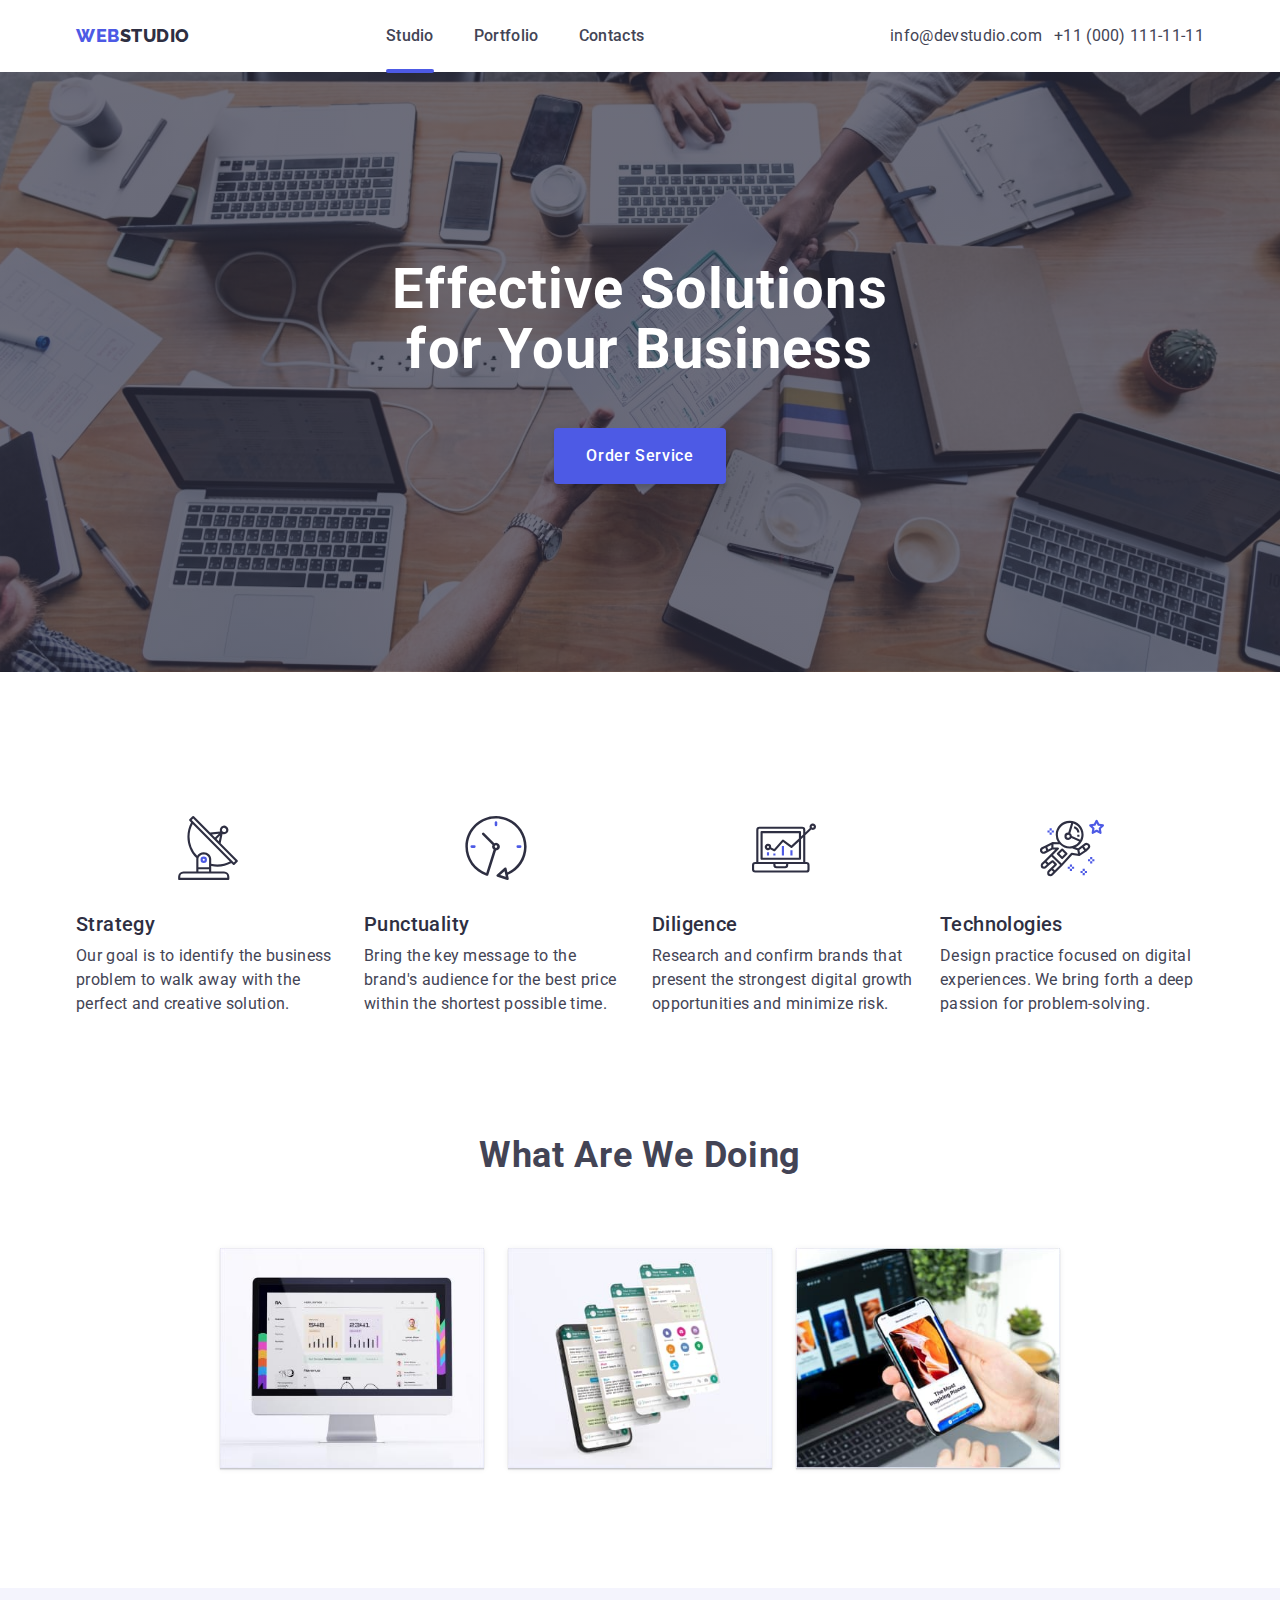
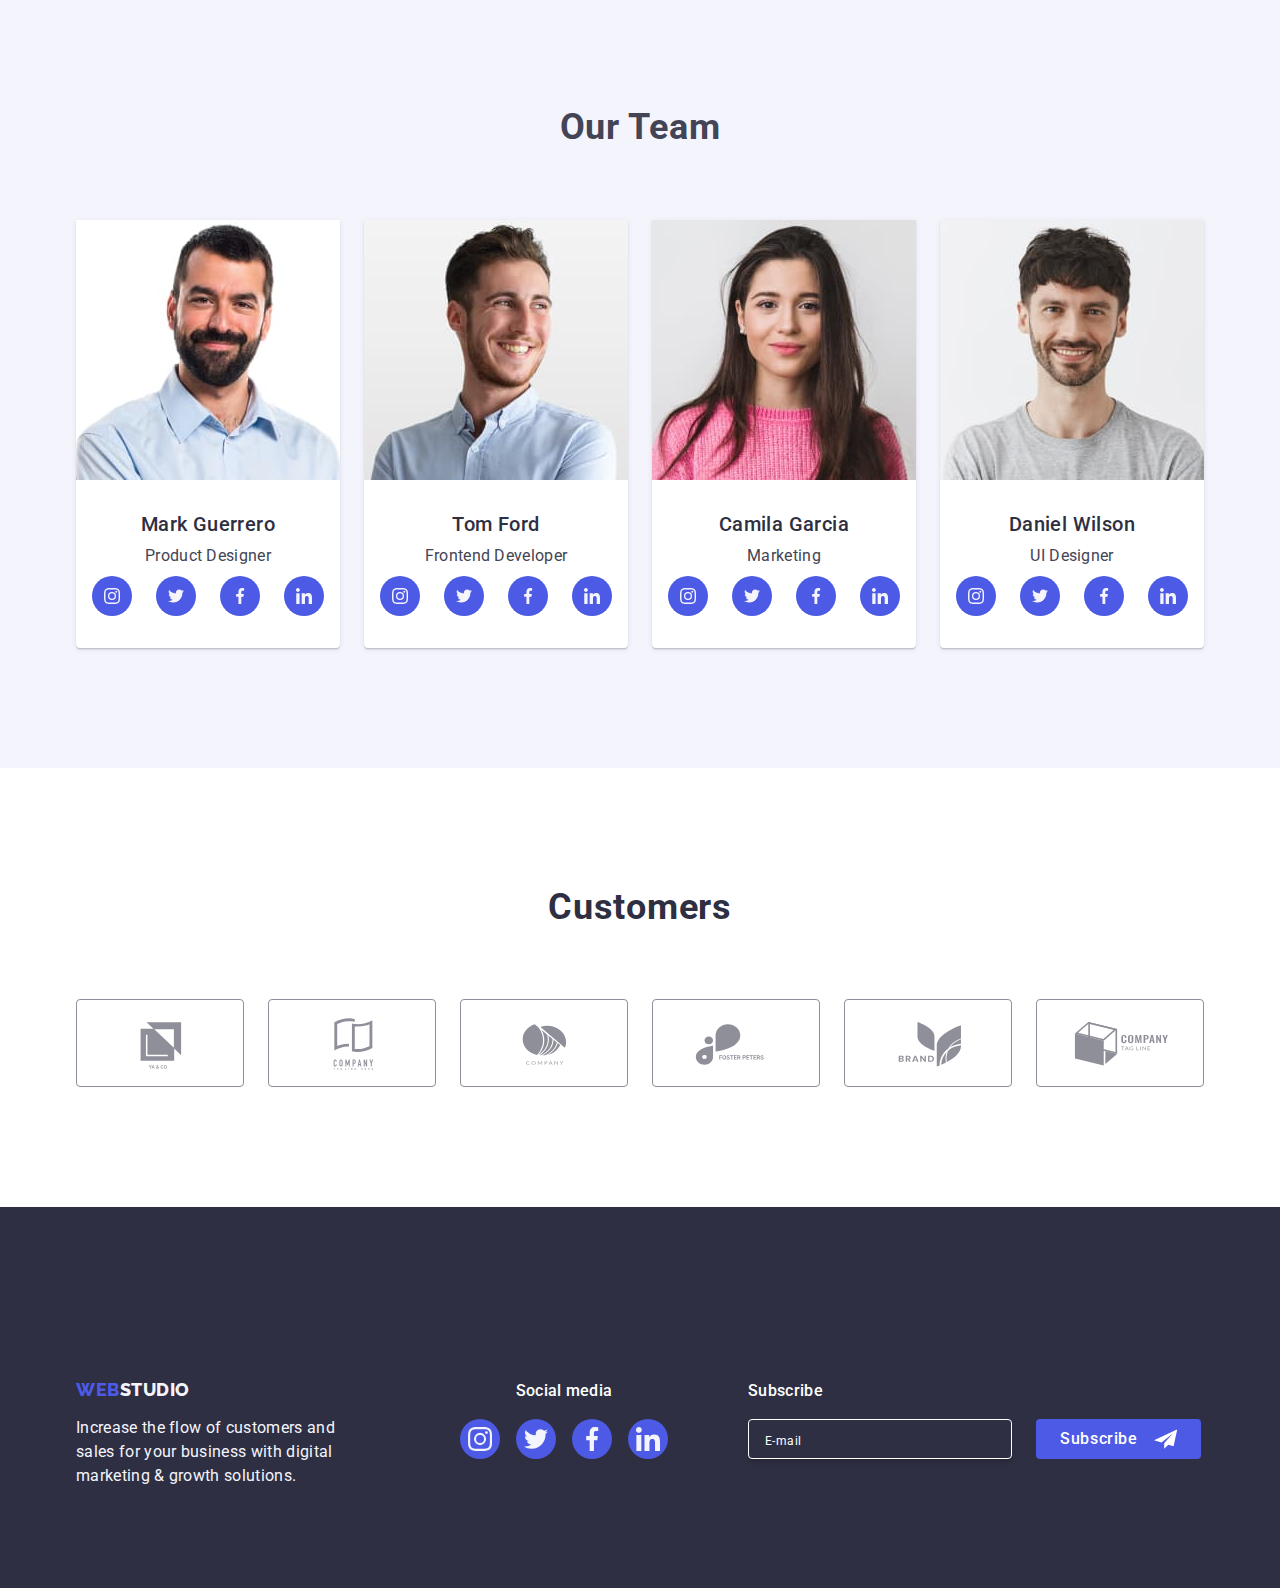
<file: index.html>
<!DOCTYPE html>
<html lang="en">
  <head>
    <meta charset="UTF-8" />
    <meta http-equiv="X-UA-Compatible" content="IE=edge" />
    <meta name="viewport" content="width=device-width, initial-scale=1.0" />
    <title>goit-markup-hw-05</title>
    <link
      rel="stylesheet"
      href="https://cdn.jsdelivr.net/npm/modern-normalize@1.1.0/modern-normalize.min.css"
    />
    <link rel="stylesheet" href="./css/styles.css" />
    <link rel="preconnect" href="https://fonts.googleapis.com" />
    <link rel="preconnect" href="https://fonts.gstatic.com" crossorigin />
    <link
      href="https://fonts.googleapis.com/css2?family=Raleway:wght@800&family=Roboto:wght@400;500;700;900&display=swap"
      rel="stylesheet"
    />
  </head>
  <body>
    <!-- header -->

    <header class="page-header">
      <div class="container page-header-container">
        <a class="logo link" href="./index.html"
          >Web<span class="studio">Studio</span></a
        >
        <button class="menu-open-btn button" type="button" data-menu-open>
          <svg class="menu-open-icon" width="32" height="22">
            <use href="./images/icons.svg#menu-open-icon"></use>
          </svg>
        </button>

        <nav class="page-nav">
          <ul class="menu list">
            <li class="link list header-li">
              <a class="color-link current link" href="./index.html">Studio</a>
            </li>
            <li class="link list header-li">
              <a class="color-link link-portf link" href="./portfolio.html"
                >Portfolio</a
              >
            </li>
            <li class="link list header-li">
              <a class="color-link link" href="">Contacts</a>
            </li>
          </ul>
        </nav>
        <address class="page-address">
          <ul class="social-links list">
            <li class="link list">
              <a
                class="color-link-address link"
                href="mailto:info@devstudio.com"
                >info@devstudio.com</a
              >
            </li>
            <li class="link list">
              <a class="link color-link-address" href="tel:+110001111111"
                >+11 (000) 111-11-11</a
              >
            </li>
          </ul>
        </address>
      </div>
      <div class="mob-menu is-hidden" data-menu>
        <button class="menu-close-btn button" type="button" data-menu-close>
          <svg class="menu-close-icon" width="8" height="8">
            <use href="./images/icons.svg#cross-icon"></use>
          </svg>
        </button>

        <div class="contact-mob-inner">
          <ul class="mob-menu-list list">
            <li class="mob-menu-item">
              <a class="mob-menu-link link current" href="./index.html"
                >Studio</a
              >
            </li>
            <li class="mob-menu-item">
              <a class="mob-menu-link link" href="./portfolio.html"
                >Portfolio</a
              >
            </li>
            <li class="mob-menu-item">
              <a class="mob-menu-link link" href="">Contacts</a>
            </li>
          </ul>

          <div>
            <address class="contact-mob">
              <ul class="contact-mob-list list">
                <li class="contact-mob-number">
                  <a
                    class="contact-mob-link contact-mob-link-number link"
                    href="tel:+110001111111"
                  >
                    +11 (000) 111-11-11</a
                  >
                </li>
                <li class="contact-mob-mail">
                  <a
                    class="contact-mob-link contact-mob-link-mail link"
                    href="mailto:info@devstudio.com"
                    >info@devstudio.com</a
                  >
                </li>
              </ul>
            </address>

            <ul class="social-mob-list list">
              <li class="social-mob-item link">
                <a class="social-mob-link" href="#">
                  <svg class="social-mob-icon" width="24" height="20">
                    <use href="./images/icons.svg#icon-instagram-2"></use>
                  </svg>
                </a>
              </li>
              <li class="social-mob-item link">
                <a class="social-mob-link" href="#">
                  <svg class="social-mob-icon" width="24" height="20">
                    <use href="./images/icons.svg#icon-twitter-1"></use>
                  </svg>
                </a>
              </li>
              <li class="social-mob-item link">
                <a class="social-mob-link" href="#">
                  <svg class="social-mob-icon" width="24" height="20">
                    <use href="./images/icons.svg#icon-facebook-1"></use>
                  </svg>
                </a>
              </li>
              <li class="social-mob-item link">
                <a class="social-mob-link" href="#">
                  <svg class="social-mob-icon" width="24" height="20">
                    <use href="./images/icons.svg#icon-linkedin-1"></use>
                  </svg>
                </a>
              </li>
            </ul>
          </div>
        </div>
      </div>
    </header>

    <!-- Main -->

    <main>
      <section class="main-baner-bg">
        <div class="container">
          <div class="container baner-text-wraper">
            <h1 class="baner-text">Effective Solutions for Your Business</h1>
            <button class="main-btn" type="button" data-modal-open>
              Order Service
            </button>
          </div>
        </div>
      </section>

      <!-- list of skills -->

      <section class="skills-list">
        <div class="container">
          <h2 class="hidden" hidden>
            About Us
            <!-- (hide with css) -->
          </h2>
          <ul class="skills list">
            <li class="link list first-element">
              <div class="containers">
                <svg class="skill-list-dekor" width="64" height="64">
                  <use href="./images/icons.svg#icon-antenna-1"></use>
                </svg>
              </div>
              <h3 class="title-three">Strategy</h3>
              <p class="text-content">
                Our goal is to identify the business problem to walk away with
                the perfect and creative solution.
              </p>
            </li>
            <li class="link list first-element">
              <div class="containers">
                <svg class="skill-list-dekor" width="64" height="64">
                  <use href="./images/icons.svg#icon-clock-1"></use>
                </svg>
              </div>
              <h3 class="title-three">Punctuality</h3>
              <p class="text-content">
                Bring the key message to the brand's audience for the best price
                within the shortest possible time.
              </p>
            </li>
            <li class="link list first-element">
              <div class="containers">
                <svg class="skill-list-dekor" width="64" height="64">
                  <use href="./images/icons.svg#icon-diagram-1"></use>
                </svg>
              </div>
              <h3 class="title-three">Diligence</h3>
              <p class="text-content">
                Research and confirm brands that present the strongest digital
                growth opportunities and minimize risk.
              </p>
            </li>
            <li class="link list first-element">
              <div class="containers">
                <svg class="skill-list-dekor" width="64" height="64">
                  <use href="./images/icons.svg#icon-astronaut-1"></use>
                </svg>
              </div>
              <h3 class="title-three">Technologies</h3>
              <p class="text-content">
                Design practice focused on digital experiences. We bring forth a
                deep passion for problem-solving.
              </p>
            </li>
          </ul>
        </div>
      </section>

      <!-- What are we doing -->

      <section class="gallery-list">
        <div class="container">
          <h2 class="sub-title">What are we doing</h2>
          <ul class="list gallery">
            <li class="link-item link list">
              <img
                src="./images/modern1.jpg"
                alt="img"
                width="360"
                height="300"
              />
            </li>
            <li class="link-item link list">
              <img
                src="./images/modern2.jpg"
                alt="img"
                width="360"
                height="300"
              />
            </li>
            <li class="link-item link list">
              <img
                src="./images/modern3.jpg"
                alt="img"
                width="360"
                height="300"
              />
            </li>
          </ul>
        </div>
      </section>

      <!-- Our Team -->

      <section class="our-team">
        <div class="container">
          <h2 class="sub-title">Our Team</h2>
          <ul class="team list">
            <li class="link-item list one-element social-list-item">
              <img
                src="./images/foto1.jpg"
                alt="Tom"
                width="264"
                height="260"
              />
              <div class="sub-title-wraper">
                <h3 class="title-three-our">Mark Guerrero</h3>
                <p class="text-content-our">Product Designer</p>
                <ul class="social-list list">
                  <li class="social-list-item">
                    <a class="social-list-link" href="#">
                      <svg class="social-list-icon" width="16" height="16">
                        <use href="./images/icons.svg#icon-instagram-2"></use>
                      </svg>
                    </a>
                  </li>
                  <li class="social-list-item">
                    <a class="social-list-link" href="">
                      <svg class="social-list-icon" width="16" height="16">
                        <use href="./images/icons.svg#icon-twitter-1"></use>
                      </svg>
                    </a>
                  </li>
                  <li class="social-list-item">
                    <a class="social-list-link" href="">
                      <svg class="social-list-icon" width="16" height="16">
                        <use href="./images/icons.svg#icon-facebook-1"></use>
                      </svg>
                    </a>
                  </li>
                  <li class="social-list-item">
                    <a class="social-list-link" href="">
                      <svg class="social-list-icon" width="16" height="16">
                        <use href="./images/icons.svg#icon-linkedin-1"></use>
                      </svg>
                    </a>
                  </li>
                </ul>
              </div>
            </li>
            <li class="link-item list one-element">
              <img
                src="./images/foto2.jpg"
                alt="mark"
                width="264"
                height="260"
              />
              <div class="sub-title-wraper">
                <h3 class="title-three-our">Tom Ford</h3>
                <p class="text-content-our">Frontend Developer</p>
                <ul class="social-list list">
                  <li class="social-list-item">
                    <a href="" class="social-list-link">
                      <svg class="social-list-icon" width="16" height="16">
                        <use href="./images/icons.svg#icon-instagram-2"></use>
                      </svg>
                    </a>
                  </li>
                  <li class="social-list-item">
                    <a href="" class="social-list-link">
                      <svg class="social-list-icon" width="16" height="16">
                        <use href="./images/icons.svg#icon-twitter-1"></use>
                      </svg>
                    </a>
                  </li>
                  <li class="social-list-item">
                    <a href="" class="social-list-link">
                      <svg class="social-list-icon" width="16" height="16">
                        <use href="./images/icons.svg#icon-facebook-1"></use>
                      </svg>
                    </a>
                  </li>
                  <li class="social-list-item">
                    <a href="" class="social-list-link">
                      <svg class="social-list-icon" width="16" height="16">
                        <use href="./images/icons.svg#icon-linkedin-1"></use>
                      </svg>
                    </a>
                  </li>
                </ul>
              </div>
            </li>
            <li class="link-item list one-element">
              <img
                src="./images/foto3.jpg"
                alt="Camila"
                width="264"
                height="260"
              />
              <div class="sub-title-wraper">
                <h3 class="title-three-our">Camila Garcia</h3>
                <p class="text-content-our">Marketing</p>
                <ul class="social-list list">
                  <li class="social-list-item">
                    <a href="" class="social-list-link">
                      <svg class="social-list-icon" width="16" height="16">
                        <use href="./images/icons.svg#icon-instagram-2"></use>
                      </svg>
                    </a>
                  </li>
                  <li class="social-list-item">
                    <a href="" class="social-list-link">
                      <svg class="social-list-icon" width="16" height="16">
                        <use href="./images/icons.svg#icon-twitter-1"></use>
                      </svg>
                    </a>
                  </li>
                  <li class="social-list-item">
                    <a href="" class="social-list-link">
                      <svg class="social-list-icon" width="16" height="16">
                        <use href="./images/icons.svg#icon-facebook-1"></use>
                      </svg>
                    </a>
                  </li>
                  <li class="social-list-item">
                    <a href="" class="social-list-link">
                      <svg class="social-list-icon" width="16" height="16">
                        <use href="./images/icons.svg#icon-linkedin-1"></use>
                      </svg>
                    </a>
                  </li>
                </ul>
              </div>
            </li>
            <li class="link-item list one-element">
              <img
                src="./images/foto4.jpg"
                alt="Daniel"
                width="264"
                height="260"
              />
              <div class="sub-title-wraper">
                <h3 class="title-three-our">Daniel Wilson</h3>
                <p class="text-content-our">UI Designer</p>
                <ul class="social-list list">
                  <li class="social-list-item">
                    <a href="" class="social-list-link">
                      <svg class="social-list-icon" width="16" height="16">
                        <use href="./images/icons.svg#icon-instagram-2"></use>
                      </svg>
                    </a>
                  </li>
                  <li class="social-list-item">
                    <a href="" class="social-list-link">
                      <svg class="social-list-icon" width="16" height="16">
                        <use href="./images/icons.svg#icon-twitter-1"></use>
                      </svg>
                    </a>
                  </li>
                  <li class="social-list-item">
                    <a href="" class="social-list-link">
                      <svg class="social-list-icon" width="16" height="16">
                        <use href="./images/icons.svg#icon-facebook-1"></use>
                      </svg>
                    </a>
                  </li>
                  <li class="social-list-item">
                    <a href="" class="social-list-link">
                      <svg class="social-list-icon" width="16" height="16">
                        <use href="./images/icons.svg#icon-linkedin-1"></use>
                      </svg>
                    </a>
                  </li>
                </ul>
              </div>
            </li>
          </ul>
        </div>
      </section>
      <section class="customers">
        <div class="container">
          <h2 class="sub-title-customers">Customers</h2>
          <ul class="sponsor-list list">
            <li class="sponsor-list-item">
              <a href="" class="sponsor-list-link">
                <svg class="sponsor-list-icon" width="104" height="56">
                  <use href="./images/logo-company.svg#icon-Logo"></use>
                </svg>
              </a>
            </li>
            <li class="sponsor-list-item">
              <a href="" class="sponsor-list-link">
                <svg class="sponsor-list-icon" width="104" height="56">
                  <use href="./images/logo-company.svg#icon-Logo1"></use>
                </svg>
              </a>
            </li>
            <li class="sponsor-list-item">
              <a href="" class="sponsor-list-link">
                <svg class="sponsor-list-icon" width="104" height="56">
                  <use href="./images/logo-company.svg#icon-Logo2"></use>
                </svg>
              </a>
            </li>
            <li class="sponsor-list-item">
              <a href="" class="sponsor-list-link">
                <svg class="sponsor-list-icon" width="104" height="56">
                  <use href="./images/logo-company.svg#icon-Logo3"></use>
                </svg>
              </a>
            </li>
            <li class="sponsor-list-item">
              <a href="" class="sponsor-list-link">
                <svg class="sponsor-list-icon" width="104" height="56">
                  <use href="./images/logo-company.svg#icon-Logo4"></use>
                </svg>
              </a>
            </li>
            <li class="sponsor-list-item">
              <a href="" class="sponsor-list-link">
                <svg class="sponsor-list-icon" width="104" height="56">
                  <use href="./images/logo-company.svg#icon-Logo5"></use>
                </svg>
              </a>
            </li>
          </ul>
        </div>
      </section>
    </main>

    <!-- footer -->

    <footer class="page-footer">
      <div class="container">
        <div class="footer-miner">
          <div class="footer-adress">
            <a class="logo-footer link footer-link" href="./index.html"
              >Web<span class="studio white">Studio</span></a
            >
            <p class="text-footer">
              Increase the flow of customers and sales for your business with
              digital marketing & growth solutions.
            </p>
          </div>
          <div class="social-media-list">
            <p class="title-three-footer">Social media</p>
            <ul class="footer-social-list list">
              <li class="footer-social-item">
                <a href="" class="footer-social-link">
                  <svg class="footer-social-icon" width="24" height="24">
                    <use href="./images/icons.svg#icon-instagram-2"></use>
                  </svg>
                </a>
              </li>
              <li class="footer-social-item">
                <a href="" class="footer-social-link">
                  <svg class="footer-social-icon" width="24" height="24">
                    <use href="./images/icons.svg#icon-twitter-1"></use>
                  </svg>
                </a>
              </li>
              <li class="footer-social-item">
                <a href="" class="footer-social-link">
                  <svg class="footer-social-icon" width="24" height="24">
                    <use href="./images/icons.svg#icon-facebook-1"></use>
                  </svg>
                </a>
              </li>
              <li class="footer-social-item">
                <a href="" class="footer-social-link">
                  <svg class="footer-social-icon" width="24" height="24">
                    <use href="./images/icons.svg#icon-linkedin-1"></use>
                  </svg>
                </a>
              </li>
            </ul>
          </div>
        </div>
        <div class="footer-wrapper-right">
          <p class="footer-heading">Subscribe</p>
          <form class="footer-subscribe">
            <input
              type="text"
              class="footer-subscribe-input"
              name="user-email"
              placeholder="E-mail"
            />
            <button class="footer-subscribe-btn button">
              Subscribe
              <svg class="footer-subscribe-icon" width="24" height="24">
                <use href="./images/icons.svg#icon-plane"></use>
              </svg>
            </button>
          </form>
        </div>
      </div>
    </footer>

    <!-- Modal window -->

    <div class="backdrop is-hidden" data-modal>
      <div class="modal">
        <p></p>
        <button type="button" class="modal-close-btn" data-modal-close>
          <svg class="cross-icon" width="8" height="8">
            <use href="./images/icons.svg#cross-icon"></use>
          </svg>
        </button>
        <p class="modal-title">Leave your contacts and we will call you back</p>
        <form class="modal-form">
          <div class="modal-field">
            <label for="user-name" class="modal-field-text">Name</label>
            <div class="modal-field-wrapper">
              <input
                id="user-name"
                class="modal-field-input"
                type="text"
                name="user-name"
              />
              <svg class="modal-field-icon" width="18" height="24">
                <use href="./images/icons.svg#icon-name"></use>
              </svg>
            </div>
          </div>

          <div class="modal-field">
            <label for="user-phone" class="modal-field-text">Phone</label>
            <div class="modal-field-wrapper">
              <input
                id="user-phone"
                class="modal-field-input"
                type="text"
                name="user-phone"
              />
              <svg class="modal-field-icon" width="18" height="24">
                <use href="./images/icons.svg#icon-phone"></use>
              </svg>
            </div>
          </div>

          <div class="modal-field">
            <label for="user-email" class="modal-field-text">Email</label>
            <div class="modal-field-wrapper">
              <input
                id="user-email"
                class="modal-field-input"
                type="text"
                name="user-email"
              />
              <svg class="modal-field-icon" width="18" height="24">
                <use href="./images/icons.svg#icon-mail"></use>
              </svg>
            </div>
          </div>

          <div class="modal-comment">
            <label for="user-comment" class="modal-field-text">Comment</label>
            <textarea
              class="modal-field-comment"
              name="user-comment"
              id="user-comment"
              placeholder="Text input"
            ></textarea>
          </div>

          <div class="modal-field-checkbox">
            <input
              class="modal-checkbox visually-hidden"
              type="checkbox"
              name="checkbox"
              id="checkbox"
              value="true"
            />
            <label class="modal-checkbox-text" for="checkbox">
              <span class="modal-span">
                <svg class="modal-checkbox-icon" width="8" height="8">
                  <use href="./images/icons.svg#icon-checkbox"></use>
                </svg>
              </span>
              I accept the terms and conditions of the
              <a href="" class="modal-checkbox-link">Privacy Policy</a>
            </label>
          </div>

          <button class="modal-send-btn button" type="submit">Send</button>
        </form>
      </div>
    </div>

    <script src="./js/modal.js"></script>
    <script src="./js/mobile-menu.js"></script>
  </body>
</html>
</file>
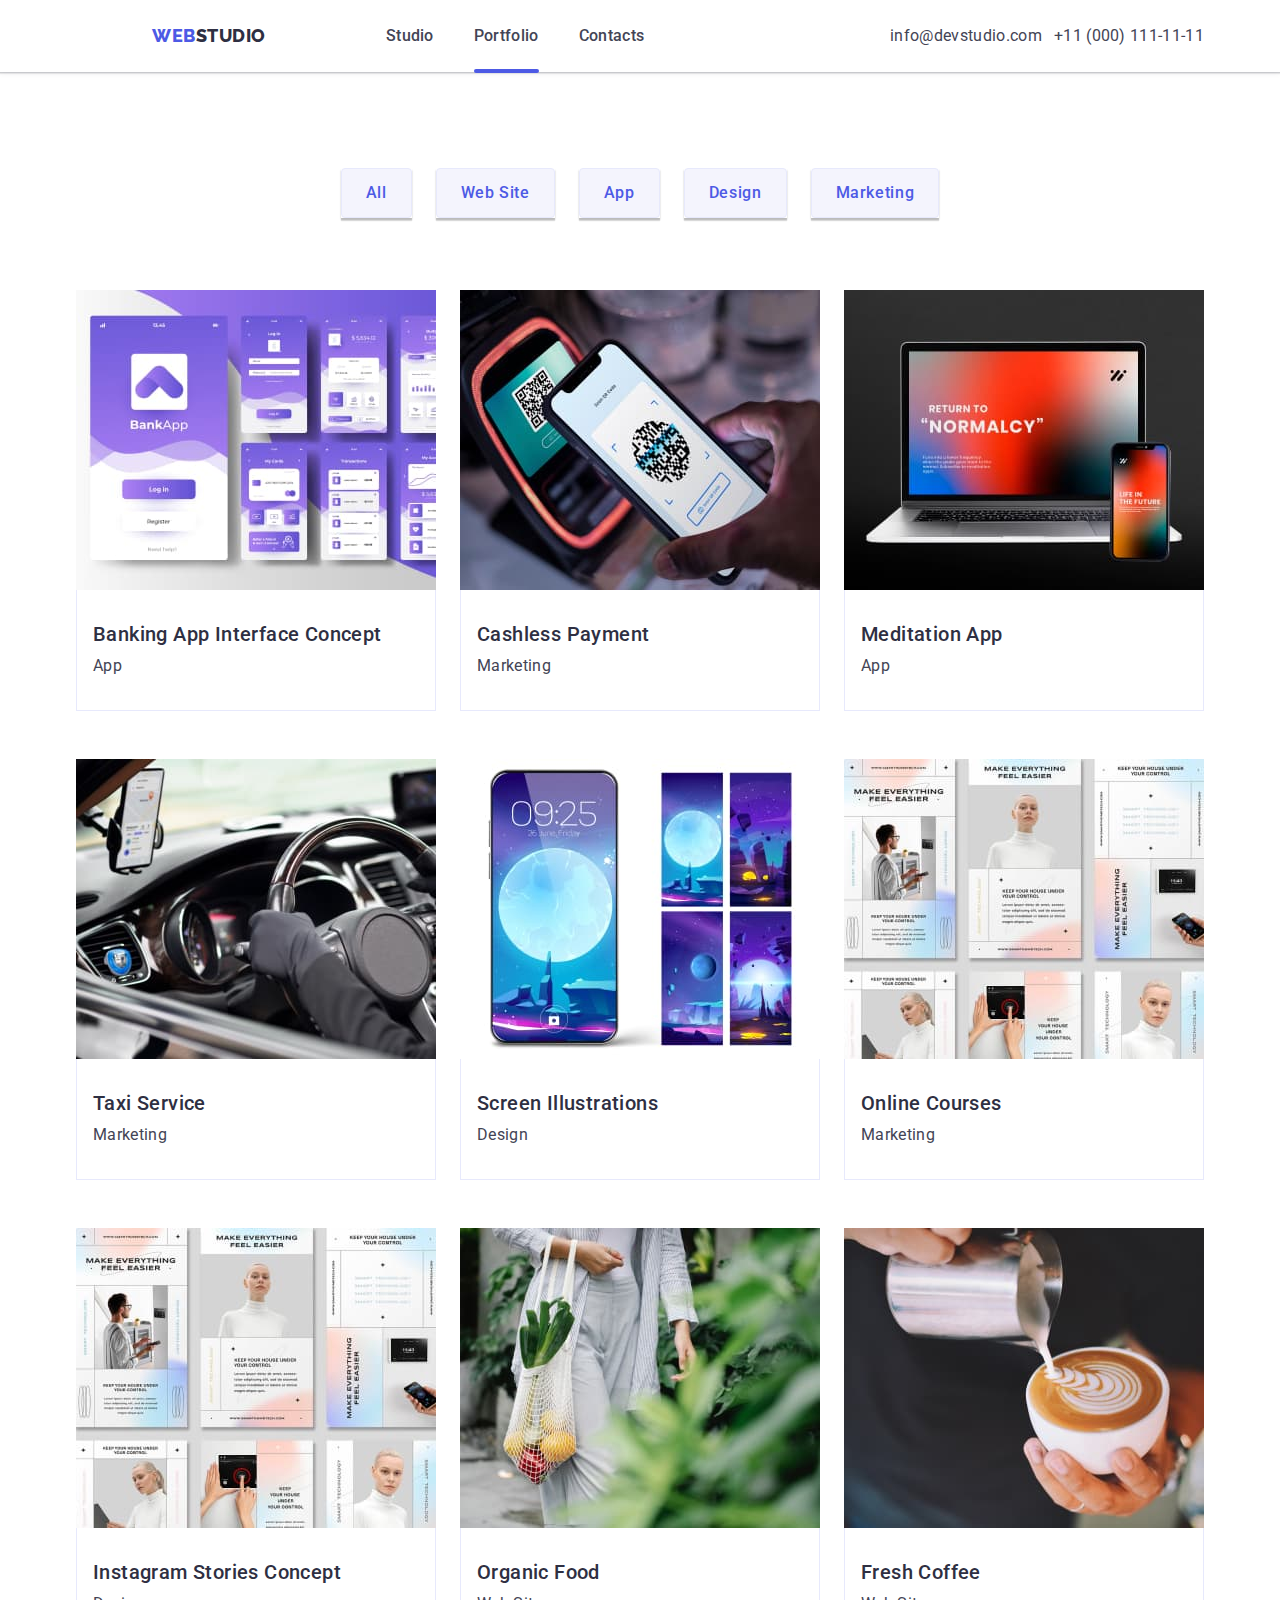
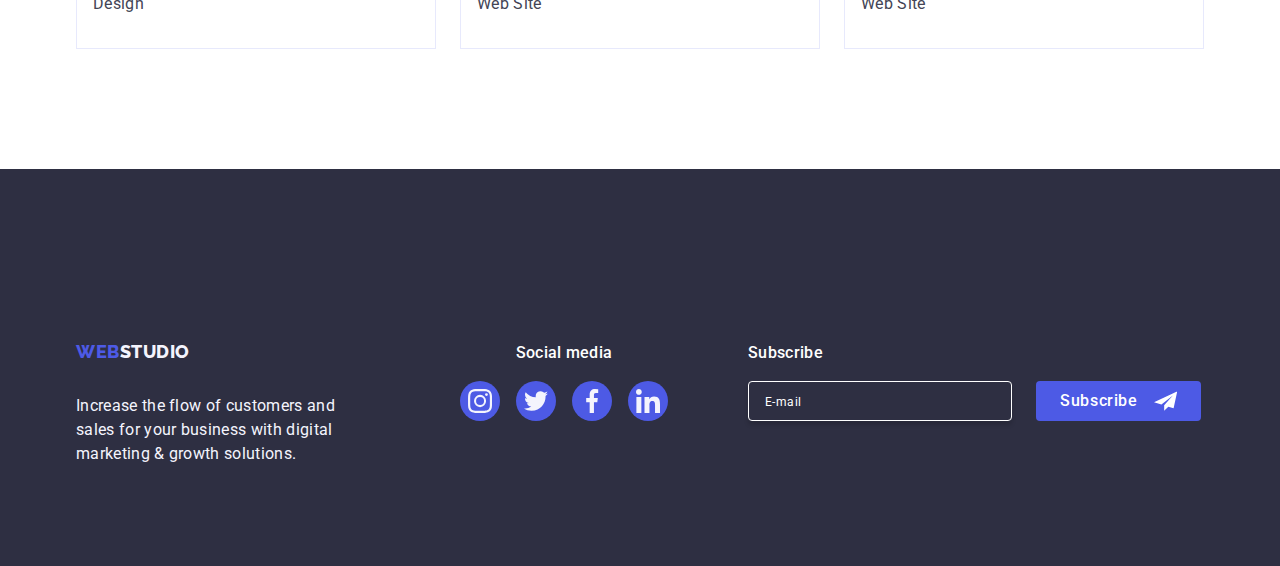
<file: portfolio.html>
<!DOCTYPE html>
<html lang="en">
  <head>
    <meta charset="UTF-8" />
    <meta http-equiv="X-UA-Compatible" content="IE=edge" />
    <meta name="viewport" content="width=device-width, initial-scale=1.0" />
    <title>Portfolio</title>
    <link
      rel="stylesheet"
      href="https://cdn.jsdelivr.net/npm/modern-normalize@1.1.0/modern-normalize.min.css"
    />
    <link rel="stylesheet" href="./css/styles.css" />
    <link rel="preconnect" href="https://fonts.googleapis.com" />
    <link rel="preconnect" href="https://fonts.gstatic.com" crossorigin />
    <link rel="preconnect" href="https://fonts.googleapis.com" />
    <link rel="preconnect" href="https://fonts.gstatic.com" crossorigin />
    <link
      href="https://fonts.googleapis.com/css2?family=Raleway:wght@800&family=Roboto:wght@400;500;700;900&display=swap"
      rel="stylesheet"
    />
  </head>

  <body>
    <!-- header -->

    <header class="page-header">
      <div class="container page-header-container">
        <nav class="page-nav">
          <a class="logo link" href="./index.html"
            >Web<span class="studio link">Studio</span></a
          >
          <ul class="menu list">
            <li class="list header-li">
              <a class="color-link link" href="./index.html">Studio</a>
            </li>
            <li class="list header-li">
              <a class="color-link current link" href="./portfolio.html"
                >Portfolio</a
              >
            </li>
            <li class="list header-li">
              <a class="color-link link" href="">Contacts</a>
            </li>
          </ul>
        </nav>
        <address class="page-address">
          <ul class="social-links list">
            <li class="list">
              <a
                class="color-link-address link"
                href="mailto:info@devstudio.com"
                >info@devstudio.com</a
              >
            </li>
            <li class="list">
              <a
                class="color-link-address link number-tel"
                href="tel:+110001111111"
                >+11 (000) 111-11-11</a
              >
            </li>
          </ul>
        </address>
      </div>
    </header>

    <!-- menu -->
    <main>
      <section class="menu-option">
        <div class="container">
          <h1 class="hidden" hidden>
            hidden About Us
            <!-- (hide with css) -->
          </h1>
          <ul class="button-list list">
            <li class="list btn-mode">
              <button type="button" class="btn">All</button>
            </li>
            <li class="list btn-mode">
              <button class="btn" type="button">Web Site</button>
            </li>
            <li class="list btn-mode">
              <button class="btn" type="button">App</button>
            </li>
            <li class="list btn-mode">
              <button class="btn" type="button">Design</button>
            </li>
            <li class="list btn-mode">
              <button class="btn" type="button">Marketing</button>
            </li>
          </ul>

          <!-- main content -->

          <ul class="list gallery-img-wraper">
            <li class="lists content-wraper-one">
              <a class="main-content link" href="#">
                <div class="list-img-overlay">
                  <img
                    src="./images/portfolio/img1.jpg"
                    alt="pictures"
                    width="360"
                  />
                  <p class="overlay">
                    14 Stylish and User-Friendly App Design Concepts · Task
                    Manager App · Calorie Tracker App · Exotic Fruit Ecommerce
                    App · Cloud Storage App
                  </p>
                </div>
                <div class="title-wraper">
                  <h2 class="title-two">Banking App Interface Concept</h2>
                  <p class="text-content-portf">App</p>
                </div>
              </a>
            </li>
            <li class="lists content-wraper-one">
              <a class="main-content link" href="#">
                <div class="list-img-overlay">
                  <img
                    src="./images/portfolio/img2.jpg"
                    alt="pictures"
                    width="360"
                  />
                  <p class="overlay">
                    14 Stylish and User-Friendly App Design Concepts · Task
                    Manager App · Calorie Tracker App · Exotic Fruit Ecommerce
                    App · Cloud Storage App
                  </p>
                </div>
                <div class="title-wraper">
                  <h2 class="title-two">Cashless Payment</h2>
                  <p class="text-content-portf">Marketing</p>
                </div>
              </a>
            </li>
            <li class="lists content-wraper-one">
              <a class="main-content link" href="#">
                <div class="list-img-overlay">
                  <img
                    src="./images/portfolio/img3.jpg"
                    alt="pictures"
                    width="360"
                  />
                  <p class="overlay">
                    14 Stylish and User-Friendly App Design Concepts · Task
                    Manager App · Calorie Tracker App · Exotic Fruit Ecommerce
                    App · Cloud Storage App
                  </p>
                </div>
                <div class="title-wraper">
                  <h2 class="title-two">Meditation App</h2>
                  <p class="text-content-portf">App</p>
                </div>
              </a>
            </li>
            <li class="lists content-wraper-one">
              <a class="main-content link" href="#">
                <div class="list-img-overlay">
                  <img
                    src="./images/portfolio/img4.jpg"
                    alt="pictures"
                    width="360"
                  />
                  <p class="overlay">
                    14 Stylish and User-Friendly App Design Concepts · Task
                    Manager App · Calorie Tracker App · Exotic Fruit Ecommerce
                    App · Cloud Storage App
                  </p>
                </div>
                <div class="title-wraper">
                  <h2 class="title-two">Taxi Service</h2>
                  <p class="text-content-portf">Marketing</p>
                </div>
              </a>
            </li>
            <li class="lists content-wraper-one">
              <a class="main-content link" href="#">
                <div class="list-img-overlay">
                  <img
                    src="./images/portfolio/img5.jpg"
                    alt="pictures"
                    width="360"
                  />
                  <p class="overlay">
                    14 Stylish and User-Friendly App Design Concepts · Task
                    Manager App · Calorie Tracker App · Exotic Fruit Ecommerce
                    App · Cloud Storage App
                  </p>
                </div>
                <div class="title-wraper">
                  <h2 class="title-two">Screen Illustrations</h2>
                  <p class="text-content-portf">Design</p>
                </div>
              </a>
            </li>
            <li class="lists content-wraper-one">
              <a class="main-content link" href="#">
                <div class="list-img-overlay">
                  <img
                    src="./images/portfolio/img7.jpg"
                    alt="pictures"
                    width="360"
                  />
                  <p class="overlay">
                    14 Stylish and User-Friendly App Design Concepts · Task
                    Manager App · Calorie Tracker App · Exotic Fruit Ecommerce
                    App · Cloud Storage App
                  </p>
                </div>
                <div class="title-wraper">
                  <h2 class="title-two">Online Courses</h2>
                  <p class="text-content-portf">Marketing</p>
                </div>
              </a>
            </li>
            <li class="lists content-wraper-one">
              <a class="main-content link" href="#">
                <div class="list-img-overlay">
                  <img
                    src="./images/portfolio/img7.jpg"
                    alt="pictures"
                    width="360"
                  />
                  <p class="overlay">
                    14 Stylish and User-Friendly App Design Concepts · Task
                    Manager App · Calorie Tracker App · Exotic Fruit Ecommerce
                    App · Cloud Storage App
                  </p>
                </div>
                <div class="title-wraper">
                  <h2 class="title-two">Instagram Stories Concept</h2>
                  <p class="text-content-portf">Design</p>
                </div>
              </a>
            </li>
            <li class="lists content-wraper-one">
              <a class="main-content link" href="#">
                <div class="list-img-overlay">
                  <img
                    src="./images/portfolio/img8.jpg"
                    alt="pictures"
                    width="360"
                  />
                  <p class="overlay">
                    14 Stylish and User-Friendly App Design Concepts · Task
                    Manager App · Calorie Tracker App · Exotic Fruit Ecommerce
                    App · Cloud Storage App
                  </p>
                </div>
                <div class="title-wraper">
                  <h2 class="title-two">Organic Food</h2>
                  <p class="text-content-portf">Web Site</p>
                </div>
              </a>
            </li>
            <li class="lists content-wraper-one">
              <a class="main-content link" href="#">
                <div class="list-img-overlay">
                  <img
                    src="./images/portfolio/img9.jpg"
                    alt="pictures"
                    width="360"
                  />
                  <p class="overlay">
                    14 Stylish and User-Friendly App Design Concepts · Task
                    Manager App · Calorie Tracker App · Exotic Fruit Ecommerce
                    App · Cloud Storage App
                  </p>
                </div>
                <div class="title-wraper">
                  <h2 class="title-two">Fresh Coffee</h2>
                  <p class="text-content-portf">Web Site</p>
                </div>
              </a>
            </li>
          </ul>
        </div>
      </section>
    </main>
    <!-- footer -->

    <footer class="page-footer">
      <div class="container">
        <div class="footer-adress">
          <a class="logo-footer link" href="./index.html"
            >Web<span class="studio white link">Studio</span></a
          >
          <p class="text-footer">
            Increase the flow of customers and sales for your business with
            digital marketing & growth solutions.
          </p>
        </div>
        <div class="social-media-list">
          <p class="title-three-footer">Social media</p>
          <ul class="footer-social-list list">
            <li class="footer-social-item">
              <a href="" class="footer-social-link">
                <svg class="footer-social-icon" width="24" height="24">
                  <use href="./images/icons.svg#icon-instagram-2"></use>
                </svg>
              </a>
            </li>
            <li class="footer-social-item">
              <a href="" class="footer-social-link">
                <svg class="footer-social-icon" width="24" height="24">
                  <use href="./images/icons.svg#icon-twitter-1"></use>
                </svg>
              </a>
            </li>
            <li class="footer-social-item">
              <a href="" class="footer-social-link">
                <svg class="footer-social-icon" width="24" height="24">
                  <use href="./images/icons.svg#icon-facebook-1"></use>
                </svg>
              </a>
            </li>
            <li class="footer-social-item">
              <a href="" class="footer-social-link">
                <svg class="footer-social-icon" width="24" height="24">
                  <use href="./images/icons.svg#icon-linkedin-1"></use>
                </svg>
              </a>
            </li>
          </ul>
        </div>
        <div class="footer-wrapper-right">
          <p class="footer-heading">Subscribe</p>
          <form class="footer-subscribe">
            <input
              type="text"
              class="footer-subscribe-input"
              name="user-email"
              placeholder="E-mail"
            />
            <button class="footer-subscribe-btn button">
              Subscribe
              <svg class="footer-subscribe-icon" width="24" height="24">
                <use href="./images/icons.svg#icon-plane"></use>
              </svg>
            </button>
          </form>
        </div>
      </div>
    </footer>
  </body>
</html>
</file>
<file: css/styles.css>
/*!================== Body style=============== */

:root {
  --background-color: #ffffff;
  --heading-main-color: #2e2f42;
  --bg-btn-white: #f4f4fd;
  --p-text-color: #434455;
  --btn-bg-color: #4d5ae5;
  --btn-color-x: #e7e9fc;
  --link-color-x: #8e8f99;
}

body {
  font-family: "Roboto", sans-serif;
  color: #434455;
  background-color: var(--background-color);
}

.list {
  list-style: none;
}

.link {
  text-decoration: none;
}

h1,
h2,
h3,
h4,
h5,
p {
  margin-top: 0;
  margin-bottom: 0;
  padding-left: 0;
}

ul,
ol {
  margin-top: 0;
  margin-bottom: 0;
  padding-left: 0;
}

img {
  display: block;
  min-width: 100%;
  height: auto;
  width: 100%;
}

/*!================ Header style================== */

.container {
  width: 100%;
  margin: 0 auto;
  padding-left: 15px;
  padding-right: 15px;
  margin-right: auto;
}

.page-header {
  display: flex;
  min-height: 70px;
}

.page-header .container {
  display: flex;
  align-items: center;
  justify-content: space-between;
}

.page-header {
  height: 72px;
  border-bottom: 1px solid #e7e9fc;
  box-shadow: 0px 2px 1px rgba(46, 47, 66, 0.08),
    0px 1px 1px rgba(46, 47, 66, 0.16), 0px 1px 6px rgba(46, 47, 66, 0.08);
}

/* .page-nav {
  display: flex;
  align-items: center;
} */

.page-nav,
.page-address {
  display: none;
}

.current {
  position: relative;
  color: #404bbf;
}

.current::after {
  display: inline-block;
  content: "";
  position: absolute;
  left: 0;
  bottom: -1px;
  width: 100%;
  height: 4px;
  color: #404bbf;
  background-color: #404bbf;
  border-radius: 2px;
}

.menu {
  display: flex;
  margin-left: 120px;
  align-items: center;
  gap: 40px;
}

.header-li {
  padding: 24px 0;
}

.social-links {
  display: flex;
  gap: 12px;
}

.logo {
  font-family: "Raleway", sans-serif;
  font-weight: 800;
  font-size: 18px;
  line-height: 1.33;
  display: inline-block;
  letter-spacing: 0.03em;
  text-transform: uppercase;
  color: #4d5ae5;
}

.logo-footer {
  font-family: "Raleway", sans-serif;
  font-style: normal;
  font-weight: 800;
  font-size: 18px;
  line-height: 1.17;
  display: inline-block;
  align-items: center;
  letter-spacing: 0.03em;
  text-transform: uppercase;
  color: #4d5ae5;
  margin-bottom: 16px;
}

.studio {
  font-family: "Raleway", sans-serif;
  color: var(--heading-main-color);
}

.mob-menu {
  width: 100vw;
  height: 100vh;
  padding: 24px 24px 40px 40px;
  position: fixed;
  top: 0;
  left: 0;
  z-index: 1;
  background-color: #ffffff;
  overflow: auto;
}

.menu-open-btn {
  background-color: transparent;
  border: none;
}

.menu-close-btn {
  width: 24px;
  height: 24px;
  margin-left: auto;
  border-radius: 50%;
  border: 1px solid #e7e9fc;
  background-color: transparent;
  display: flex;
  justify-content: center;
  align-items: center;
}

.mob-menu-list {
  /* margin-bottom: 48px; */
  margin-top: 121px;
}

.menu-open-icon {
  stroke: #2e2f42;
}

.mob-menu-item:not(:last-child) {
  margin-bottom: 30px;
}

.mob-menu-link {
  font-weight: 700;
  font-size: 30px;
  line-height: 1.1;
  letter-spacing: 0.02em;
  color: #2e2f42;
  transition: color 250ms cubic-bezier(0.4, 0, 0.2, 1);
  text-decoration: none;
}

.mob-menu-link:hover,
.mob-menu-link:focus {
  color: #404bbf;
}

.contact-mob {
  margin-bottom: 48px;
}

.contact-mob-inner {
  height: 100%;
  display: flex;
  flex-direction: column;
  justify-content: space-between;
}

.contact-mob-number {
  margin-bottom: 26px;
}

.contact-mob-link-number {
  font-style: normal;
  font-weight: 700;
  font-size: 24px;
  line-height: 1.1;
  letter-spacing: 0.02em;
  text-transform: capitalize;
  color: #4d5ae5;
}

.contact-mob-link-mail {
  font-style: normal;
  font-weight: 500;
  font-size: 20px;
  line-height: 1.2;
  letter-spacing: 0.02em;
  color: #434455;
}

.contact-mob-list {
  margin-bottom: 121px;
}

.social-mob-list {
  display: flex;
  gap: 30px;
}

.social-mob-link {
  display: flex;
  justify-content: center;
  align-items: center;
  width: 40px;
  height: 40px;
  background-color: #4d5ae5;
  border-radius: 50%;
  transition: background-color 250ms cubic-bezier(0.4, 0, 0.2, 1);
}

.social-mob-link:hover,
.social-mob-link:focus {
  background-color: #404bbf;
}

.social-mob-icon {
  display: flex;
  fill: #f4f4fd;
}

.color-link {
  display: block;
  position: relative;
  padding: 24px 0;
  color: #2e2f42;
  font-weight: 500;
  font-size: 16px;
  line-height: 1.5;
  letter-spacing: 0.02em;
  transition: color 250ms cubic-bezier(0.4, 0, 0.2, 1);
}

.color-link.current::after {
  opacity: 1;
}

.color-link::after {
  content: "";
  position: absolute;
  bottom: -1px;
  left: 0;
  width: 100%;
  height: 4px;
  border-radius: 2px;
  background-color: #4d5ae5;
  opacity: 0;
  transition: opacity 250ms cubic-bezier(0.4, 0, 0.2, 1);
}

.color-link:hover::after {
  transform: scaleX(1);
  transition-duration: 250ms;
  transition-timing-function: cubic-bezier(0.4, 0, 0.2, 1);
}

.menu {
  display: flex;
  gap: 40px;
}

.color-link-address {
  font-weight: 400;
  font-size: 16px;
  line-height: 1.5;
  letter-spacing: 0.02em;
  /* padding: 24px 0; */
  color: var(--p-text-color);
  color: 250ms cubic-bezier(0.4, 0, 0.2, 1);
}

.social-links .color-link {
  color: #434455;
}

.social-links .color-link:hover,
.social-links .color-link:focus {
  color: #404bbf;
  transition-duration: 250ms;
  transition-timing-function: cubic-bezier(0.4, 0, 0.2, 1);
}

.color-link-address:hover,
.color-link-address:focus {
  color: #404bbf;
  transition-duration: 250ms;
  transition-timing-function: cubic-bezier(0.4, 0, 0.2, 1);
}

.menu .color-link:hover,
.menu .color-link:focus {
  color: #404bbf;
  transition-duration: 250ms;
  transition-timing-function: cubic-bezier(0.4, 0, 0.2, 1);
}

.btn:hover,
.btn:focus {
  background-color: #404bbf;
  color: #ffffff;
  border: 1px solid transparent;
  transition-duration: 250ms;
  transition-timing-function: cubic-bezier(0.4, 0, 0.2, 1);
}

.btn {
  font-family: inherit;
  font-style: normal;
  font-weight: 500;
  font-size: 16px;
  line-height: 1.5;
  letter-spacing: 0.04em;
  color: #4d5ae5;
  background-color: var(--bg-btn-white);
  cursor: pointer;
  border-radius: 4px;
  display: block;
  padding: 12px 24px;
  border: 1px solid var(--btn-color-x);
  transition: color 250ms cubic-bezier(0.4, 0, 0.2, 1),
    background-color 250ms cubic-bezier(0.4, 0, 0.2, 1),
    border-color 250ms cubic-bezier(0.4, 0, 0.2, 1),
    box-shadow 250ms cubic-bezier(0.4, 0, 0.2, 1);
}

.btn:hover,
.btn:focus {
  box-shadow: 0px 3px 1px rgba(0, 0, 0, 0.1), 0px 2px 1px rgba(0, 0, 0, 0.08),
    0px 2px 2px rgba(0, 0, 0, 0.12);
  transition-duration: 250ms;
  transition-timing-function: cubic-bezier(0.4, 0, 0.2, 1);
}

/*!================ Main=============== */

.baner-text {
  font-weight: 700;
  font-size: 56px;
  line-height: 1.07;
  text-align: center;
  letter-spacing: 0.02em;
  max-width: 496px;
  margin: 0 auto;
  color: var(--background-color);
}

.main-btn {
  min-width: 169px;
  display: block;
  margin: 0 auto;
  padding: 16px 32px;
  background-color: var(--btn-bg-color);
  color: #ffffff;
  font-size: 16px;
  font-weight: 500;
  line-height: 1.5;
  letter-spacing: 0.04em;
  cursor: pointer;
  border-radius: 4px;
  border: none;
  box-shadow: 0px 4px 4px rgba(0, 0, 0, 0.15);
  transition: background-color 250ms cubic-bezier(0.4, 0, 0.2, 1);
}

.main-btn:hover,
.main-btn:focus {
  background: #404bbf;
  transition-duration: 250ms;
  transition-timing-function: cubic-bezier(0.4, 0, 0.2, 1);
}

.main-baner-bg {
  margin: 0 auto;
  padding: 112px 0;
  background-image: linear-gradient(
      rgba(46, 47, 66, 0.7),
      rgba(46, 47, 66, 0.7)
    ),
    url(../images/hero.jpeg);
  background-repeat: no-repeat;
  margin-left: auto;
  background-size: cover;
  background-position: center;
}

@media (min-device-pixel-ratio: 2),
  (min-resolution: 192dpi),
  (min-resolution: 2dppx) {
  .main-baner-bg {
    background-image: linear-gradient(
        rgba(46, 47, 66, 0.7),
        rgba(46, 47, 66, 0.7)
      ),
      url(../images/hero-mob-2x.jpg);
  }
}

/*!================= list of skills================= */

.skills-list {
  padding: 96px 0;
}

.skills {
  display: flex;
  flex-direction: column;
  gap: 72px;
}

.first-element {
  max-width: 396px;
  margin: 0 auto;
}

.list h3 {
  font-style: normal;
  font-weight: 500;
  font-size: 20px;
  line-height: 1.2;
  letter-spacing: 0.02em;
  color: var(--heading-main-color);
}

.text-content {
  font-weight: 500;
  font-size: 16px;
  line-height: 1.5;
  letter-spacing: 0.02em;
  color: var(--p-text-color);
}

.text-content-our {
  margin-bottom: 8px;
  font-size: 16px;
  line-height: 1.5;
  letter-spacing: 0.02em;
  text-align: center;
  color: var(--p-text-color);
}

.text-content-portf {
  font-style: normal;
  font-weight: 400;
  font-size: 16px;
  line-height: 1.5;
  letter-spacing: 0.02em;
  color: var(--p-text-color);
}

.containers {
  display: none;
}

.skill-list-dekor {
  width: 64px;
  height: 64px;
  margin: auto;
}

/*!=================== What are we doing============== */

.link-item {
  background-color: #ffffff;
  /* width: calc((100% - 48px) / 3); */
  box-shadow: 0px 1px 6px rgba(46, 47, 66, 0.08),
    0px 1px 1px rgba(46, 47, 66, 0.16), 0px 2px 1px rgba(46, 47, 66, 0.08);
}
.title-two {
  font-style: normal;
  font-weight: 500;
  font-size: 20px;
  line-height: 1.2;
  letter-spacing: 0.02em;
  text-transform: capitalize;
  margin-bottom: 8px;
  color: var(--heading-main-color);
}

.title-three {
  font-style: normal;
  font-weight: 700;
  font-size: 36px;
  line-height: 1.1;
  letter-spacing: 0.02em;
  text-align: center;
  margin-bottom: 8px;
  color: var(--heading-main-color);
}

.title-three-our {
  margin-bottom: 8px;
  font-size: 20px;
  font-weight: 500;
  line-height: 1.2;
  letter-spacing: 0.02em;
  text-align: center;
  color: var(--heading-main-color);
}

.gallery {
  display: flex;
  flex-wrap: wrap;
  gap: 24px;
}

.gallery-list {
  display: none;
}

/* .social-list-item {
  width: 100%;
} */

/*! +===============Our Team================= */
.our-team {
  background-color: #f4f4fd;
  padding: 96px 0;
}

.one-element {
  /* width: calc((100% - 72px) / 4); */
  border-radius: 0px 0px 4px 4px;
}

.team {
  display: flex;
  flex-direction: column;
  gap: 72px;
}

.sub-title {
  margin-bottom: 72px;
  font-size: 36px;
  font-weight: 700;
  line-height: 1.11;
  letter-spacing: 0.02em;
  color: var(--heading-main-color);
  text-align: center;
  text-transform: capitalize;
}

.sub-title-wraper {
  padding: 32px 0px;
}

.social-list-icon {
  display: flex;
  fill: var(--bg-btn-white);
}

/* footer */

.footer-subscribe-btn {
  max-width: 165px;
  display: flex;
  align-items: center;
  justify-content: center;
  background-color: #4d5ae5;
  padding: 8px 24px;
  font-weight: 500;
  font-size: 16px;
  line-height: 1.5;
  letter-spacing: 0.04em;
  color: #ffffff;
  border-radius: 4px;
  cursor: pointer;
  border: none;
  transition: background-color 250ms cubic-bezier(0.4, 0, 0.2, 1);
}

.footer-subscribe-input {
  width: 100%;
  max-width: 398px;
  height: 40px;
  background-color: transparent;
  border: 1px solid #ffffff;
  border-radius: 4px;
  padding: 8px 16px;
  color: #ffffff;
  box-shadow: 0px 4px 4px rgba(0, 0, 0, 0.15);
}

.footer-wrapper-right {
  /* margin-left: 80px; */
  margin-top: 72px;
}

.footer-subscribe {
  display: flex;
  flex-direction: column;
  align-items: center;
  gap: 16px;
}

.footer-subscribe-icon {
  margin-left: 16px;
}

.footer-heading {
  margin-bottom: 16px;
  font-weight: 500;
  font-size: 16px;
  line-height: 1.5;
  letter-spacing: 0.02em;
  color: #ffffff;
}

.footer-subscribe-input::placeholder {
  font-size: 12px;
  line-height: 2;
  letter-spacing: 0.04em;
  color: #ffffff;
}

.footer-subscribe-btn:hover,
.footer-subscribe-btn:focus {
  background-color: #404bbf;
}

.page-footer {
  padding: 96px 0;
  background-color: #2e2f42;
}

.page-footer {
  display: flex;
  flex-direction: column;
  gap: 72px;
}

.footer-wraper {
  width: 262px;
}

.page-address {
  font-style: normal;
  margin-left: auto;
  padding: 24px 0;
}

.white {
  color: #f4f4fd;
}

.page-footer a {
  text-decoration: none;
}

.text-footer {
  max-width: 264px;
  margin: 0 auto;
  margin-top: 16px;
  font-size: 16px;
  line-height: 1.5;
  letter-spacing: 0.02em;
  color: #f4f4fd;
}

.button-list {
  display: flex;
  justify-content: center;
  gap: 24px;
  margin-bottom: 72px;
}
.btn-mode {
  box-shadow: 0px 3px 1px rgba(0, 0, 0, 0.1), 0px 2px 1px rgba(0, 0, 0, 0.08),
    0px 2px 2px rgba(0, 0, 0, 0.12);
}

.gallery-img-wraper {
  display: flex;
  flex-wrap: wrap;
  justify-content: center;
  gap: 24px;
  row-gap: 48px;
}

.title-wraper {
  padding: 32px 16px;
  border: 1px solid #e7e9fc;
  border-top: none;
  text-align: start;
}

.menu-option {
  padding: 96px 0 120px;
}

.content-wraper-one {
  width: calc((100% - 48px) / 3);
}

.list-img-overlay {
  position: relative;
  overflow: hidden;
}

.overlay {
  position: absolute;
  left: 0;
  top: 0;
  width: 100%;
  height: 100%;
  font-size: 16px;
  line-height: 1.5;
  letter-spacing: 0.02em;
  padding-top: 40px;
  padding-left: 32px;
  padding-right: 32px;
  overflow: auto;
  transform: translate(0, 100%);
  transition: transform 250ms linear;
  color: #f4f4fd;
  background-color: #4d5ae5;
}

.lists:hover .overlay {
  transform: translate(0, 0);
}

.lists .main-content {
  display: block;
}

.main-content {
  transition: box-shadow 250ms cubic-bezier(0.4, 0, 0.2, 1);
}

.main-content:hover,
.main-content:focus {
  box-shadow: 0px 1px 6px rgba(46, 47, 66, 0.08),
    0px 1px 1px rgba(46, 47, 66, 0.16), 0px 2px 1px rgba(46, 47, 66, 0.08);
  transition-duration: 250ms;
  transition-timing-function: cubic-bezier(0.4, 0, 0.2, 1);
}

.content-wraper-one:hover,
.content-wraper-one:focus {
  box-shadow: 0px 1px 6px rgba(46, 47, 66, 0.08),
    0px 1px 1px rgba(46, 47, 66, 0.16), 0px 2px 1px rgba(46, 47, 66, 0.08);
  transition-duration: 250ms;
  transition-timing-function: cubic-bezier(0.4, 0, 0.2, 1);
}

.social-list-link {
  display: flex;
  justify-content: center;
  align-items: center;
  width: 40px;
  height: 40px;
  border-radius: 50%;
  background-color: #4d5ae5;
  transition: background-color 250ms cubic-bezier(0.4, 0, 0.2, 1);
}

.social-list-link:hover,
.social-list-link:focus {
  background-color: #404bbf;
  transition-duration: 250ms;
  transition-timing-function: cubic-bezier(0.4, 0, 0.2, 1);
}

.social-list {
  display: flex;
  justify-content: center;
  gap: 24px;
}

.customers {
  padding: 96px 0;
}

.sub-title-customers {
  margin-bottom: 72px;
  margin-top: 0;
  font-weight: 700;
  font-size: 36px;
  line-height: 1.1;
  text-align: center;
  letter-spacing: 0.02em;
  text-transform: capitalize;
  color: var(--heading-main-color);
}

.sponsor-list-link {
  height: 100%;
  display: flex;
  justify-content: center;
  align-items: center;
  padding: 16px 32px;
  border: 1px solid #8e8f99;
  border-radius: 4px;
  color: var(--link-color-x);
  transition: border-color 250ms cubic-bezier(0.4, 0, 0.2, 1),
    color 250ms cubic-bezier(0.4, 0, 0.2, 1);
}

.sponsor-list {
  display: flex;
  flex-wrap: wrap;
  gap: 72px 16px;
}
.sponsor-list-link:hover,
.sponsor-list-link:focus {
  border: 1px solid #404bbf;
  color: #404bbf;
  transition-duration: 250ms;
  transition-timing-function: cubic-bezier(0.4, 0, 0.2, 1);
}

.sponsor-list-icon {
  display: flex;
  fill: currentColor;
}

.sponsor-list-item {
  width: calc((100% - 16px) / 2);
  height: 88px;
}

.sponsor-list-icon:hover,
.sponsor-list-icon:focus {
  fill: #404bbf;
  transition-duration: 250ms;
  transition-timing-function: cubic-bezier(0.4, 0, 0.2, 1);
}

.footer-social-link {
  display: flex;
  width: 40px;
  height: 40px;
  border-radius: 50%;
  justify-content: center;
  align-items: center;
  background-color: #4d5ae5;
  transition: background-color 250ms cubic-bezier(0.4, 0, 0.2, 1);
}

.footer-social-link:hover,
.footer-social-link:focus {
  background-color: #31d0aa;
  transition-duration: 250ms;
  transition-timing-function: cubic-bezier(0.4, 0, 0.2, 1);
}

.social-media-list {
  /* width: 208px; */
  height: 80px;
}

.footer-social-list {
  display: flex;
  justify-content: center;
  gap: 16px;
}
.footer-social-icon {
  fill: var(--bg-btn-white);
}

/* .page-footer > .container {
  display: flex;
  align-items: baseline;
} */
.footer-link {
  display: block;
  margin: 0 auto;
  margin-bottom: 11px;
  text-align: center;
}

.footer-adress {
  margin: 0 auto;
  margin-bottom: 72px;
}
.title-three-footer {
  font-family: "Roboto";
  text-align: center;
  margin-bottom: 16px;
  font-weight: 500;
  font-size: 16px;
  line-height: 1.5;
  margin-bottom: 16px;
  letter-spacing: 0.02em;
  color: #ffffff;
}

/* /*!------------Modal window---------*/

.backdrop {
  position: fixed;
  top: 0;
  left: 0;
  width: 100%;
  height: 100%;
  transition: opacity 250ms cubic-bezier(0.4, 0, 0.2, 1),
    visibility 250ms cubic-bezier(0.4, 0, 0.2, 1);
  background-color: rgba(46, 47, 66, 0.4);
}

.is-hidden {
  opacity: 0;
  pointer-events: none;
  visibility: hidden;
}

.modal {
  position: absolute;
  top: 50%;
  left: 50%;
  transform: translate(-50%, -50%);
  width: calc(100% - 20px);
  max-width: 392px;
  min-height: 576px;
  transform: translate(calc(-50% - 10px), -50%) scale(1);
  padding: 72px 16px 24px 16px;
  background-color: #fcfcfc;
  box-shadow: 0px 1px 1px rgba(0, 0, 0, 0.14), 0px 1px 3px rgba(0, 0, 0, 0.12),
    0px 2px 1px rgba(0, 0, 0, 0.2);
  border-radius: 4px;
  transition: transform 250ms cubic-bezier(0.4, 0, 0.2, 1);
  margin-right: 10px;
  margin-left: 10px;
}

.backdrop.is-hidden .modal {
  transform: translate(-50%, -50%) scale(1) rotate(0);
}

.modal-close-btn {
  position: absolute;
  top: 24px;
  right: 24px;
  width: 24px;
  height: 24px;
  padding: 0;
  margin-left: auto;
  display: flex;
  align-items: center;
  justify-content: center;
  background: #e7e9fc;
  border: 1px solid rgba(0, 0, 0, 0.1);
  border-radius: 50%;
  cursor: pointer;
  transition: background-color 250ms cubic-bezier(0.4, 0, 0.2, 1),
    border 250ms cubic-bezier(0.4, 0, 0.2, 1);
}

.cross-icon {
  position: absolute;
  transform: translate(-50%, -50%);
  top: 50%;
  left: 50%;
}

.modal-close-btn:hover,
.modal-close-btn:focus {
  border: none;
  fill: #ffffff;
  background-color: #404bbf;
}

/*! ============ Mobile ver ====================== */

@media screen and (min-width: 480px) {
  .page-header .container {
    max-width: 100%;
  }

  .container {
    max-width: 428px;
  }

  .mob-menu-item:not(:last-child) {
    margin-bottom: 40px;
  }

  .mob-menu-link {
    font-size: 36px;
    line-height: 1.1;
  }

  .contact-mob-number {
    margin-bottom: 40px;
  }
  .contact-mob-link-number {
    font-size: 36px;
  }

  .social-mob-list {
    gap: 56px;
  }

  .main-baner-bg {
    background-image: linear-gradient(
        rgba(46, 47, 66, 0.7),
        rgba(46, 47, 66, 0.7)
      ),
      url(../images/hero.jpeg);
  }

  @media (min-device-pixel-ratio: 2),
    (min-resolution: 192dpi),
    (min-resolution: 2dppx) {
    .main-baner-bg {
      background-image: linear-gradient(
          rgba(46, 47, 66, 0.7),
          rgba(46, 47, 66, 0.7)
        ),
        url(../images/hero-mob-2x.jpg);
    }
  }

  .baner-text {
    max-width: 320px;
    margin: 0 auto;
    color: #ffffff;
    letter-spacing: 0.02em;
    margin-bottom: 72px;
    font-size: 28px;
    line-height: 1.1;
    text-align: center;
  }

  .text-content {
    max-width: 396px;
    margin: 0 auto;
  }

  .our-team {
    padding-left: 67px;
    padding-right: 67px;
  }

  .text-footer {
    max-width: 268px;
  }

  .modal {
    width: 392px;
    padding: 72px 24px 24px 24px;
  }

  .modal-checkbox-text {
    font-size: 12px;
  }
  /* .social-media-list {
    margin: 0 auto;
  } */
  .team {
    flex-direction: column;
    align-items: center;
  }
}

/* ! ============= Table ver ==================== */

@media screen and (min-width: 768px) {
  .menu-open-btn {
    display: none;
  }

  .mob-menu {
    display: none;
  }

  .page-nav {
    display: flex;
    align-items: center;
  }

  .page-address {
    display: block;
    font-style: normal;
  }

  .social-links {
    font-style: normal;
    display: flex;
    flex-direction: column;
  }

  .color-link {
    font-size: 16px;
    line-height: 1.5;
    letter-spacing: 0.02em;
    color: var(--secondary-font-color);
    transition: color 250ms cubic-bezier(0.4, 0, 0.2, 1);
  }

  .color-link:hover,
  .color-link:focus {
    color: var(--dark-violet-color);
  }

  .container {
    max-width: 768px;
  }

  .main-baner-bg {
    padding: 112px 0;
    background-image: linear-gradient(
        rgba(46, 47, 66, 0.7),
        rgba(46, 47, 66, 0.7)
      ),
      url(../images/hero-laptop.jpg);
  }

  @media (min-device-pixel-ratio: 2),
    (min-resolution: 192dpi),
    (min-resolution: 2dppx) {
    .main-baner-bg {
      background-image: linear-gradient(
          rgba(46, 47, 66, 0.7),
          rgba(46, 47, 66, 0.7)
        ),
        url(../images/hero-laptop-2x.jpg);
    }
  }

  .baner-text {
    max-width: 496px;
    font-size: 56px;
    line-height: 1.07;
    margin-bottom: 36px;
  }

  .skills {
    flex-direction: row;
    flex-wrap: wrap;
    gap: 72px 24px;
  }

  .first-element {
    width: calc((100% - 24px) / 2);
  }

  .title-three {
    text-align: left;
    margin-bottom: 16px;
  }

  .team {
    flex-direction: row;
    flex-wrap: wrap;
    gap: 64px 24px;
  }

  .our-team {
    padding-left: 93px;
    padding-right: 93px;
  }

  .link-item {
    width: calc((100% - 24px) / 2);
  }

  .customers {
    padding-left: 93px;
    padding-right: 93px;
  }

  .customers-list {
    gap: 72px 24px;
  }

  .sponsor-list-item {
    width: calc((100% - 48px) / 3);
  }

  .page-footer {
    padding-left: 93px;
    padding-right: 93px;
  }

  .footer-miner {
    display: flex;
    gap: 24px;
  }

  .footer-adress {
    margin: 0;
  }

  .footer-link {
    text-align: left;
  }

  .footer-heading {
    text-align: left;
  }

  .text-footer {
    max-width: 264px;
  }

  .footer-subscribe {
    display: flex;
    flex-direction: row;
    gap: 24px;
  }

  .footer-subscribe-input {
    max-width: 264px;
  }

  .footer-subscribe-btn {
    margin-top: 0;
  }

  .modal {
    width: 408px;
  }
}

/* ! ========= PC ver ================= */

@media screen and (min-width: 1158px) {
  .container {
    max-width: 1158px;
    margin: 0 auto;
  }

  .page-header {
    border-bottom: 1px solid var(--border-color);
    box-shadow: 0px 2px 1px rgba(46, 47, 66, 0.08),
      0px 1px 1px rgba(46, 47, 66, 0.16), 0px 1px 6px rgba(46, 47, 66, 0.08);
  }
  .social-links {
    display: flex;
    flex-direction: row;
  }
  .page-header .container {
    max-width: 1158px;
    justify-content: flex-start;
  }

  .page-address {
    font-style: normal;
    margin-left: auto;
  }

  .menu {
    font-style: normal;
    flex-direction: row;
    gap: 40px;
  }

  .page-nav {
    margin-left: 76px;
  }

  .main-baner-bg {
    max-width: 1440px;
    padding: 188px 0;
    background-image: linear-gradient(
        rgba(46, 47, 66, 0.7),
        rgba(46, 47, 66, 0.7)
      ),
      url(../images/hero.jpeg);
  }

  @media (min-device-pixel-ratio: 2),
    (min-resolution: 192dpi),
    (min-resolution: 2dppx) {
    .hero {
      background-image: linear-gradient(
          rgba(46, 47, 66, 0.7),
          rgba(46, 47, 66, 0.7)
        ),
        url(../images/hero-2x.jpg);
    }
  }

  .baner-text {
    max-width: 496px;
    font-size: 56px;
    line-height: 1.07;
    margin-bottom: 48px;
  }

  .skills-list {
    padding: 120px 0;
  }

  .skills {
    display: flex;
    flex-direction: row;
    gap: 24px;
  }

  .first-element {
    width: calc((100% - 72px) / 4);
  }

  .containers {
    display: flex;
    justify-content: center;
    padding: 24px 100px;
    margin-bottom: 8px;
    background-color: var(--dark-white-color);
    border-radius: 4px;
    align-items: center;
  }

  .title-three {
    font-weight: 500;
    font-size: 20px;
    line-height: 1.2;
    margin-bottom: 8px;
  }

  .text-content {
    max-width: 100%;
    font-weight: 400;
  }

  .gallery-list {
    display: block;
    padding-bottom: 120px;
  }

  .sub-title {
    margin-bottom: 72px;
    font-size: 36px;
    font-weight: 700;
    line-height: 1.11;
    text-align: center;
    letter-spacing: 0.02em;
    color: var(--font-color);
    text-transform: capitalize;
  }

  .gallery {
    display: flex;
    justify-content: center;
    gap: 24px;
  }

  .our-team {
    padding: 120px 0;
  }

  .team {
    display: flex;
    flex-direction: row;
    gap: 24px;
  }

  .link-item {
    width: calc((100% - 72px) / 4);
  }

  .customers {
    padding: 120px 0;
  }

  .sponsor-list {
    display: flex;
    flex-direction: row;
    gap: 24px;
  }

  .sponsor-list-item {
    width: calc((100% - 120px) / 6);
  }

  .page-footer {
    padding: 100px 0;
  }

  .page-footer > .container {
    display: flex;
    flex-direction: row;
    align-items: baseline;
    gap: 0;
  }

  .footer-miner {
    gap: 0;
  }

  .footer-adress {
    margin-right: 120px;
  }

  .text-footer {
    width: 264px;
  }

  .social-media-list {
    margin-right: 80px;
  }

  .footer-link {
    margin-bottom: 0;
  }

  .footer-subscribe-input {
    width: 264px;
  }
}

/* !=====================Forms=================== */

.modal-title {
  margin-bottom: 16px;
  font-weight: 500;
  font-size: 16px;
  line-height: 1.5;
  text-align: center;
  letter-spacing: 0.02em;
  color: #2e2f42;
}

.modal-field {
  margin-bottom: 8px;
}

.modal-field-text {
  display: block;
  margin-bottom: 4px;
  font-size: 12px;
  line-height: 1.16;
  letter-spacing: 0.01em;
  color: #8e8f99;
}

.modal-field-wrapper {
  position: relative;
  top: 0;
  left: 0;
}

.modal-field-icon {
  position: absolute;
  left: 16px;
  top: 50%;
  transform: translateY(-50%);
  fill: #2e2f42;
  transition: fill 250ms cubic-bezier(0.4, 0, 0.2, 1);
}

.modal-field-input {
  width: 100%;
  height: 40px;
  padding: 11px 38px;
  border: 1px solid rgba(46, 47, 66, 0.4);
  border-radius: 4px;
  outline: transparent;
  transition: border-color 250ms cubic-bezier(0.4, 0, 0.2, 1);
}

.modal-field-input:focus {
  border-color: #4d5ae5;
}

.modal-field-input:focus + .modal-field-icon {
  fill: #4d5ae5;
}

.modal-comment {
  margin-bottom: 16px;
}

.modal-field-comment {
  width: 100%;
  height: 120px;
  padding: 11px 38px;
  border: 1px solid rgba(46, 47, 66, 0.4);
  border-radius: 4px;
  outline: transparent;
  transition: border-color 250ms cubic-bezier(0.4, 0, 0.2, 1);
}

.modal-field-comment:focus {
  border-color: #4d5ae5;
}

.modal-field-comment::placeholder {
  font-size: 12px;
  line-height: 1.16;
  letter-spacing: 0.04em;
  color: rgba(46, 47, 66, 0.4);
}

.modal-field-checkbox {
  margin-bottom: 24px;
}

.modal-checkbox-text {
  display: flex;
  align-items: center;
  font-size: 12px;
  line-height: 1.16;
  letter-spacing: 0.04em;
  color: #8e8f99;
}

.modal-checkbox-text > .modal-span {
  display: flex;
  align-items: center;
  justify-content: center;
  width: 16px;
  height: 16px;
  margin-right: 10px;
  border: 1px solid rgba(46, 47, 66, 0.4);
  border-radius: 2px;
  fill: transparent;
}

.modal-checkbox:checked + .modal-checkbox-text > .modal-span {
  background-color: #404bbf;
  border: none;
  fill: #ffffff;
}

.modal-checkbox-link {
  color: #4d5ae5;
  margin-left: 6px;
}

.modal-send-btn {
  display: block;
  margin: 0 auto;
  min-width: 169px;
  padding: 16px 32px;
  background: #4d5ae5;
  box-shadow: 0px 4px 4px rgba(0, 0, 0, 0.15);
  border-radius: 4px;
  color: #ffffff;
  font-weight: 500;
  font-size: 16px;
  line-height: 1.5;
  letter-spacing: 0.04em;
  cursor: pointer;
  border: none;
  transition: background-color 250ms cubic-bezier(0.4, 0, 0.2, 1);
}

.modal-send-btn:hover,
.modal-send-btn:focus {
  /* border: none; */
  background-color: #404bbf;
  fill: #ffffff;
}

.visually-hidden {
  position: absolute;
  width: 1px;
  height: 1px;
  margin: -1px;
  border: 0;
  padding: 0;
}
</file>
